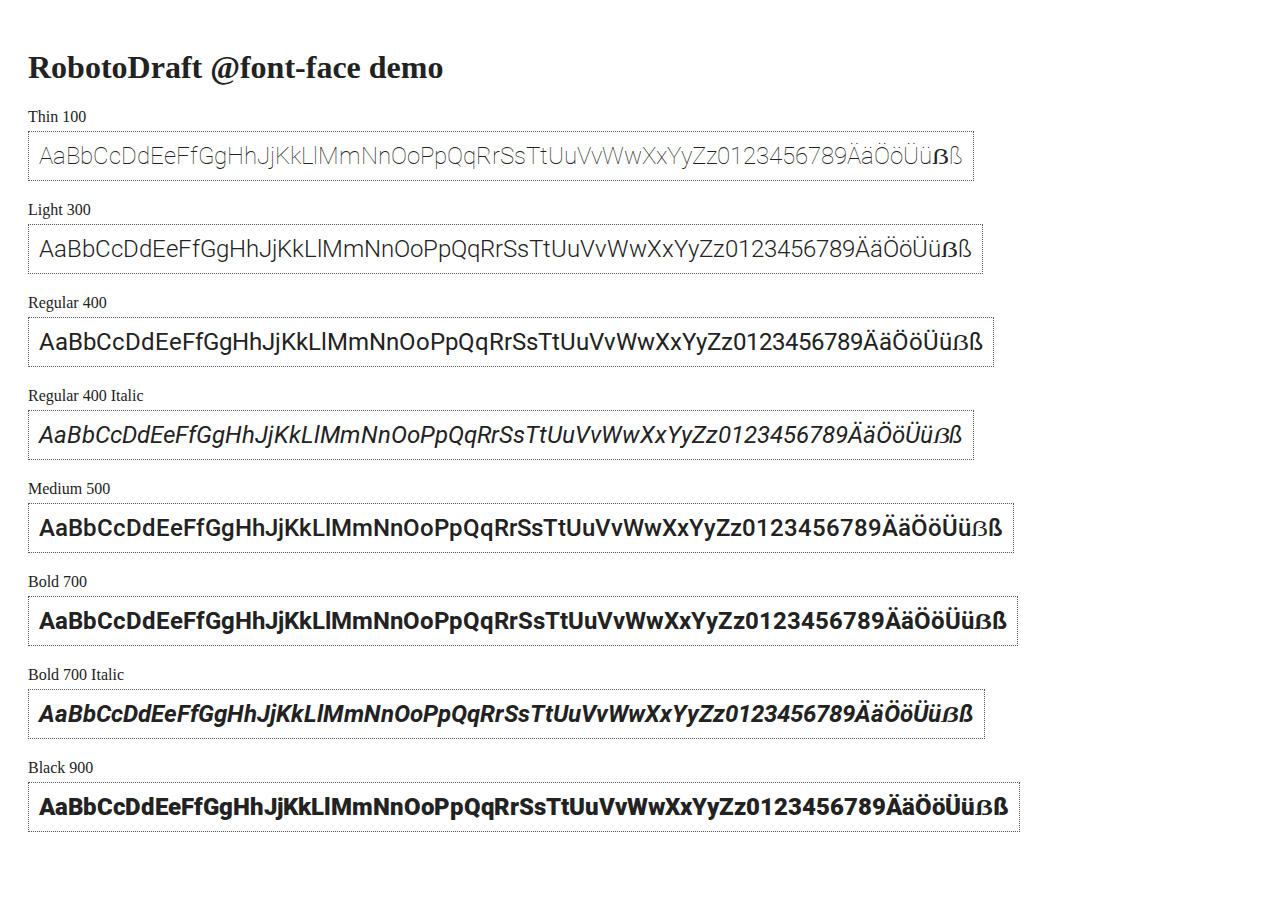
<file: codecanyon-12833673-ionic-material-design/IonicMaterialDesign/www/lib/robotodraft/index.html>
<!DOCTYPE html>
<html>
	<head>
		<title>RobotoDraft @font-face demo</title>
		<meta charset="UTF-8" />
		<link rel="stylesheet" href="robotodraft.css" type="text/css" />
		<style>
		body {
			padding: 20px;
			color: #222;
			background: #fff;
		}

		span { display: block; }

		.font-demo {
			display: inline-block;
			margin: 5px 0 20px;
			padding: 10px;
			border: 1px dotted #555;
			font-family: RobotoDraft;
			font-size: 24px;
		}
		</style>
	</head>
	<body>
		<h1>RobotoDraft @font-face demo</h1>

		<span>Thin 100</span>
		<div class="font-demo" style="font-weight:100">
			AaBbCcDdEeFfGgHhJjKkLlMmNnOoPpQqRrSsTtUuVvWwXxYyZz0123456789ÄäÖöÜüẞß
		</div>

		<span>Light 300</span>
		<div class="font-demo" style="font-weight:300">
			AaBbCcDdEeFfGgHhJjKkLlMmNnOoPpQqRrSsTtUuVvWwXxYyZz0123456789ÄäÖöÜüẞß
		</div>

		<span>Regular 400</span>
		<div class="font-demo">
			AaBbCcDdEeFfGgHhJjKkLlMmNnOoPpQqRrSsTtUuVvWwXxYyZz0123456789ÄäÖöÜüẞß
		</div>

		<span>Regular 400 Italic</span>
		<div class="font-demo" style="font-style:italic">
			AaBbCcDdEeFfGgHhJjKkLlMmNnOoPpQqRrSsTtUuVvWwXxYyZz0123456789ÄäÖöÜüẞß
		</div>

		<span>Medium 500</span>
		<div class="font-demo" style="font-weight:500">
			AaBbCcDdEeFfGgHhJjKkLlMmNnOoPpQqRrSsTtUuVvWwXxYyZz0123456789ÄäÖöÜüẞß
		</div>

		<span>Bold 700</span>
		<div class="font-demo" style="font-weight:700">
			AaBbCcDdEeFfGgHhJjKkLlMmNnOoPpQqRrSsTtUuVvWwXxYyZz0123456789ÄäÖöÜüẞß
		</div>

		<span>Bold 700 Italic</span>
		<div class="font-demo" style="font-weight:700;font-style:italic">
			AaBbCcDdEeFfGgHhJjKkLlMmNnOoPpQqRrSsTtUuVvWwXxYyZz0123456789ÄäÖöÜüẞß
		</div>

		<span>Black 900</span>
		<div class="font-demo" style="font-weight:900">
			AaBbCcDdEeFfGgHhJjKkLlMmNnOoPpQqRrSsTtUuVvWwXxYyZz0123456789ÄäÖöÜüẞß
		</div>

	</body>
</html>
</file>
<file: codecanyon-12833673-ionic-material-design/IonicMaterialDesign/www/lib/robotodraft/robotodraft.css>
/* BEGIN Thin */
@font-face {
  font-family: RobotoDraft;
  src: url("./fonts/Thin/RobotoDraft-Thin.woff2?v=1.0.0") format("woff2"), url("./fonts/Thin/RobotoDraft-Thin.woff?v=1.0.0") format("woff"), url("./fonts/Thin/RobotoDraft-Thin.ttf?v=1.0.0") format("truetype");
  font-weight: 100;
  font-style: normal; }
/* END Thin */
/* BEGIN Light */
@font-face {
  font-family: RobotoDraft;
  src: url("./fonts/Light/RobotoDraft-Light.woff2?v=1.0.0") format("woff2"), url("./fonts/Light/RobotoDraft-Light.woff?v=1.0.0") format("woff"), url("./fonts/Light/RobotoDraft-Light.ttf?v=1.0.0") format("truetype");
  font-weight: 300;
  font-style: normal; }
/* END Light */
/* BEGIN Regular */
@font-face {
  font-family: RobotoDraft;
  src: url("./fonts/Regular/RobotoDraft-Regular.woff2?v=1.0.0") format("woff2"), url("./fonts/Regular/RobotoDraft-Regular.woff?v=1.0.0") format("woff"), url("./fonts/Regular/RobotoDraft-Regular.ttf?v=1.0.0") format("truetype");
  font-weight: 400;
  font-style: normal; }
@font-face {
  font-family: RobotoDraft;
  src: url("./fonts/Regular/RobotoDraft-Regular.woff2?v=1.0.0") format("woff2"), url("./fonts/Regular/RobotoDraft-Regular.woff?v=1.0.0") format("woff"), url("./fonts/Regular/RobotoDraft-Regular.ttf?v=1.0.0") format("truetype");
  font-weight: normal;
  font-style: normal; }
/* END Regular */
/* BEGIN Italic */
@font-face {
  font-family: RobotoDraft;
  src: url("./fonts/Italic/RobotoDraft-Italic.woff2?v=1.0.0") format("woff2"), url("./fonts/Italic/RobotoDraft-Italic.woff?v=1.0.0") format("woff"), url("./fonts/Italic/RobotoDraft-Italic.ttf?v=1.0.0") format("truetype");
  font-weight: 400;
  font-style: italic; }
@font-face {
  font-family: RobotoDraft;
  src: url("./fonts/Italic/RobotoDraft-Italic.woff2?v=1.0.0") format("woff2"), url("./fonts/Italic/RobotoDraft-Italic.woff?v=1.0.0") format("woff"), url("./fonts/Italic/RobotoDraft-Italic.ttf?v=1.0.0") format("truetype");
  font-weight: normal;
  font-style: italic; }
/* END Italic */
/* BEGIN Medium */
@font-face {
  font-family: RobotoDraft;
  src: url("./fonts/Medium/RobotoDraft-Medium.woff2?v=1.0.0") format("woff2"), url("./fonts/Medium/RobotoDraft-Medium.woff?v=1.0.0") format("woff"), url("./fonts/Medium/RobotoDraft-Medium.ttf?v=1.0.0") format("truetype");
  font-weight: 500;
  font-style: normal; }
/* END Medium */
/* BEGIN Bold */
@font-face {
  font-family: RobotoDraft;
  src: url("./fonts/Bold/RobotoDraft-Bold.woff2?v=1.0.0") format("woff2"), url("./fonts/Bold/RobotoDraft-Bold.woff?v=1.0.0") format("woff"), url("./fonts/Bold/RobotoDraft-Bold.ttf?v=1.0.0") format("truetype");
  font-weight: 700;
  font-style: normal; }
@font-face {
  font-family: RobotoDraft;
  src: url("./fonts/Bold/RobotoDraft-Bold.woff2?v=1.0.0") format("woff2"), url("./fonts/Bold/RobotoDraft-Bold.woff?v=1.0.0") format("woff"), url("./fonts/Bold/RobotoDraft-Bold.ttf?v=1.0.0") format("truetype");
  font-weight: bold;
  font-style: normal; }
/* END Bold */
/* BEGIN Bold Italic */
@font-face {
  font-family: RobotoDraft;
  src: url("./fonts/BoldItalic/RobotoDraft-BoldItalic.woff2?v=1.0.0") format("woff2"), url("./fonts/BoldItalic/RobotoDraft-BoldItalic.woff?v=1.0.0") format("woff"), url("./fonts/BoldItalic/RobotoDraft-BoldItalic.ttf?v=1.0.0") format("truetype");
  font-weight: 700;
  font-style: italic; }
@font-face {
  font-family: RobotoDraft;
  src: url("./fonts/BoldItalic/RobotoDraft-BoldItalic.woff2?v=1.0.0") format("woff2"), url("./fonts/BoldItalic/RobotoDraft-BoldItalic.woff?v=1.0.0") format("woff"), url("./fonts/BoldItalic/RobotoDraft-BoldItalic.ttf?v=1.0.0") format("truetype");
  font-weight: bold;
  font-style: italic; }
/* END Bold Italic */
/* BEGIN Black */
@font-face {
  font-family: RobotoDraft;
  src: url("./fonts/Black/RobotoDraft-Black.woff2?v=1.0.0") format("woff2"), url("./fonts/Black/RobotoDraft-Black.woff?v=1.0.0") format("woff"), url("./fonts/Black/RobotoDraft-Black.ttf?v=1.0.0") format("truetype");
  font-weight: 900;
  font-style: normal; }
/* END Black */

/*# sourceMappingURL=robotodraft.css.map */
</file>
